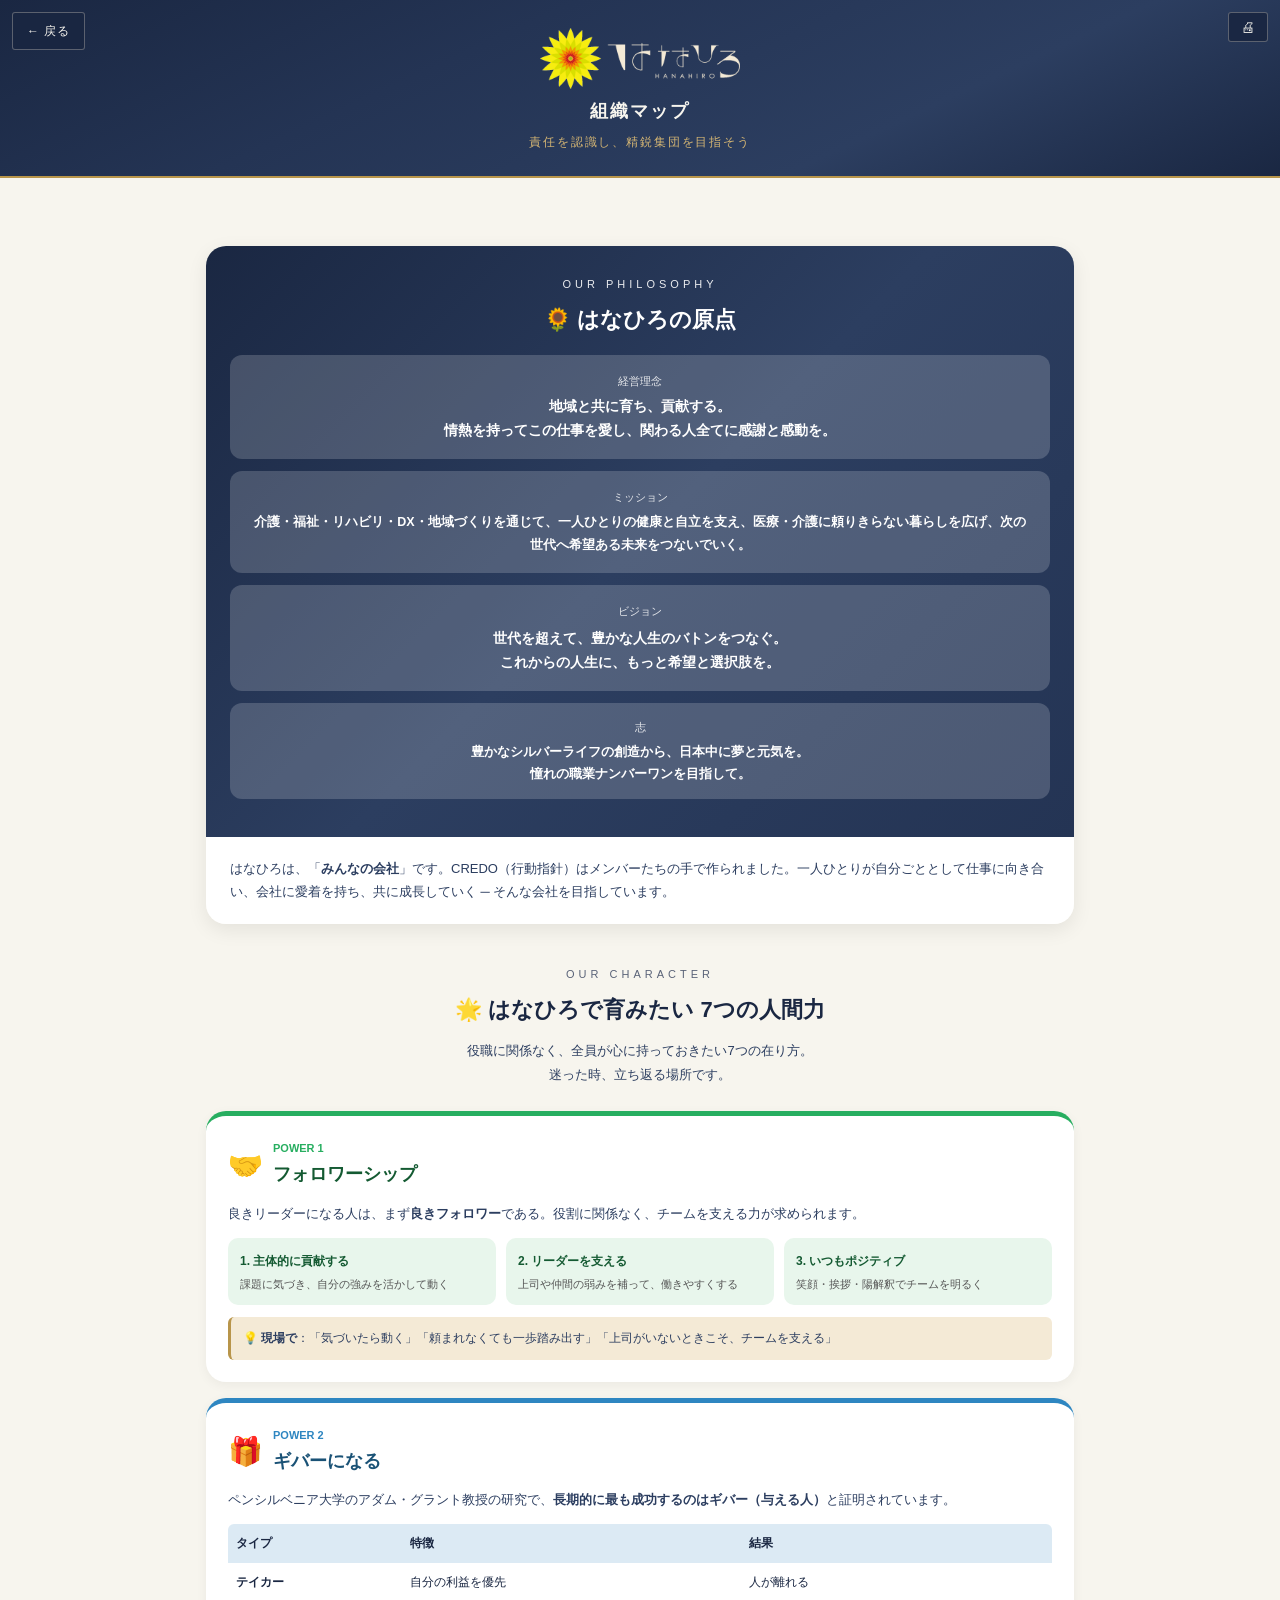
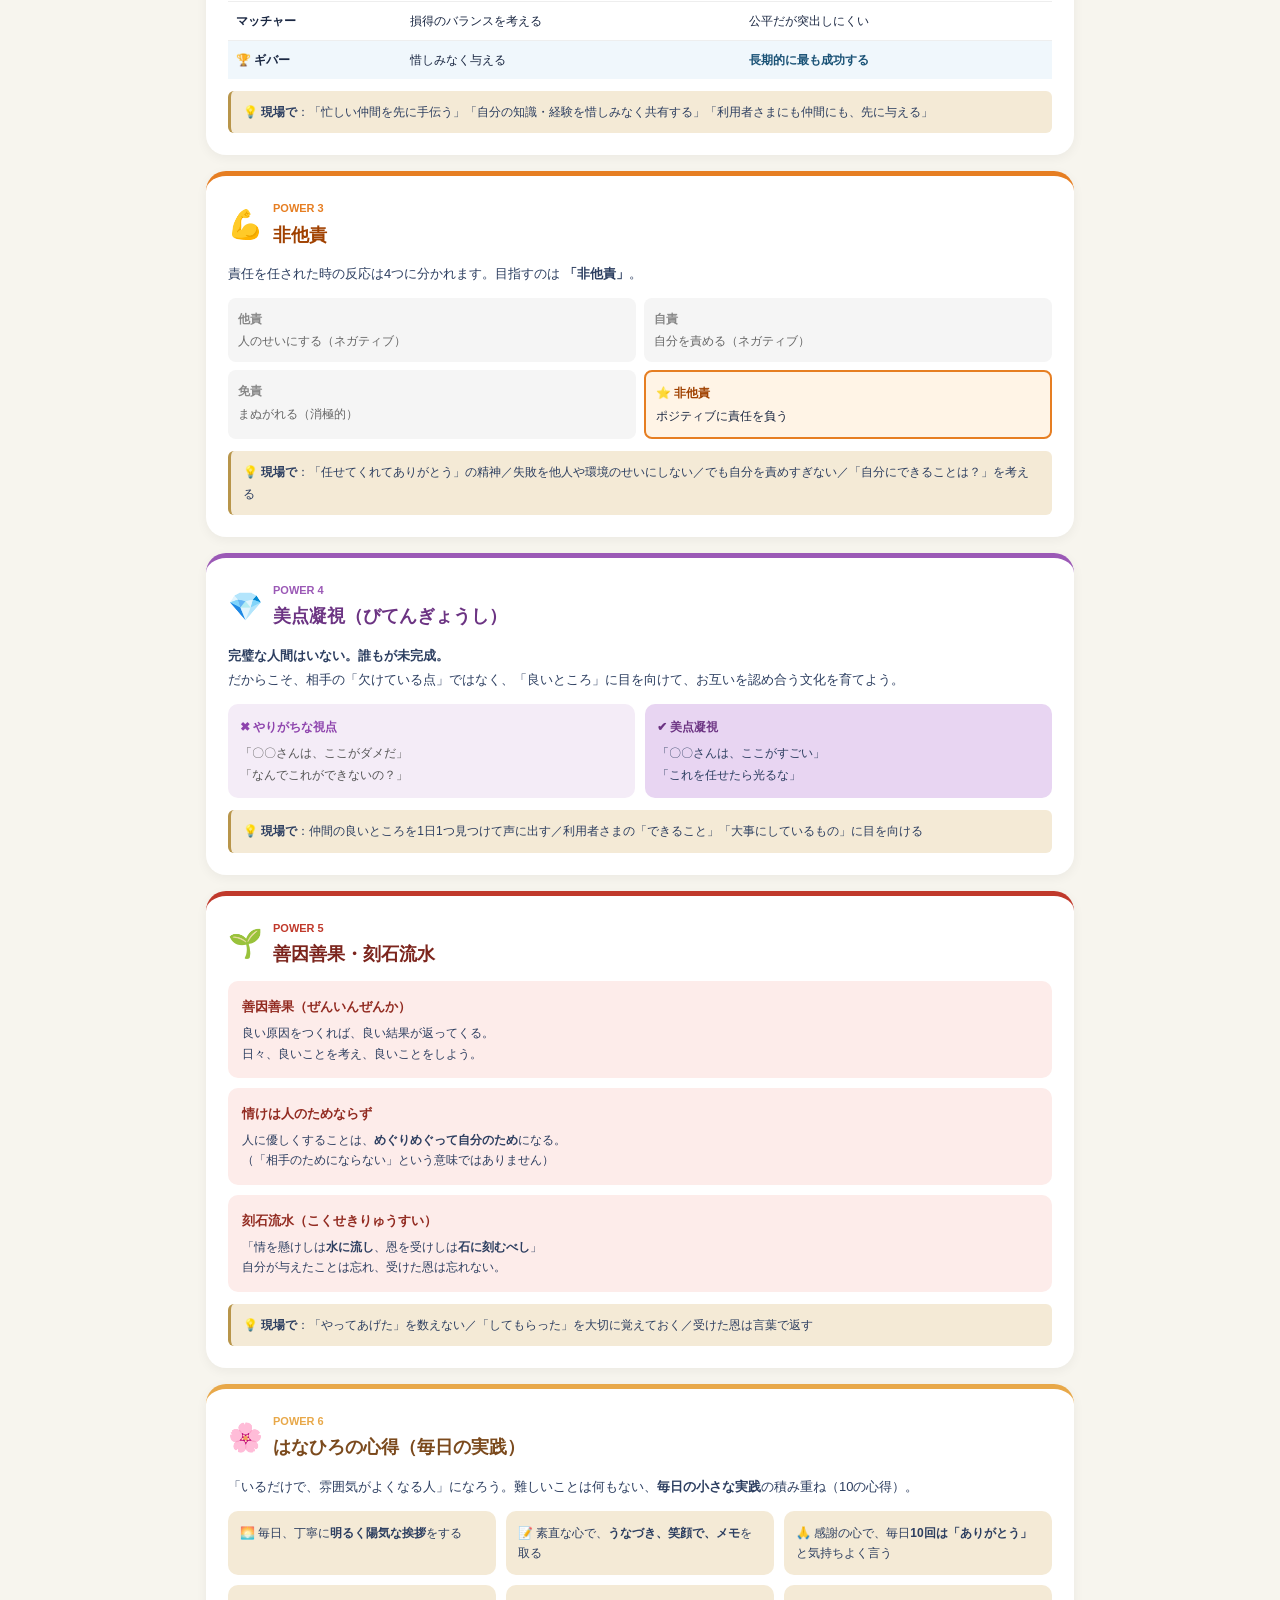
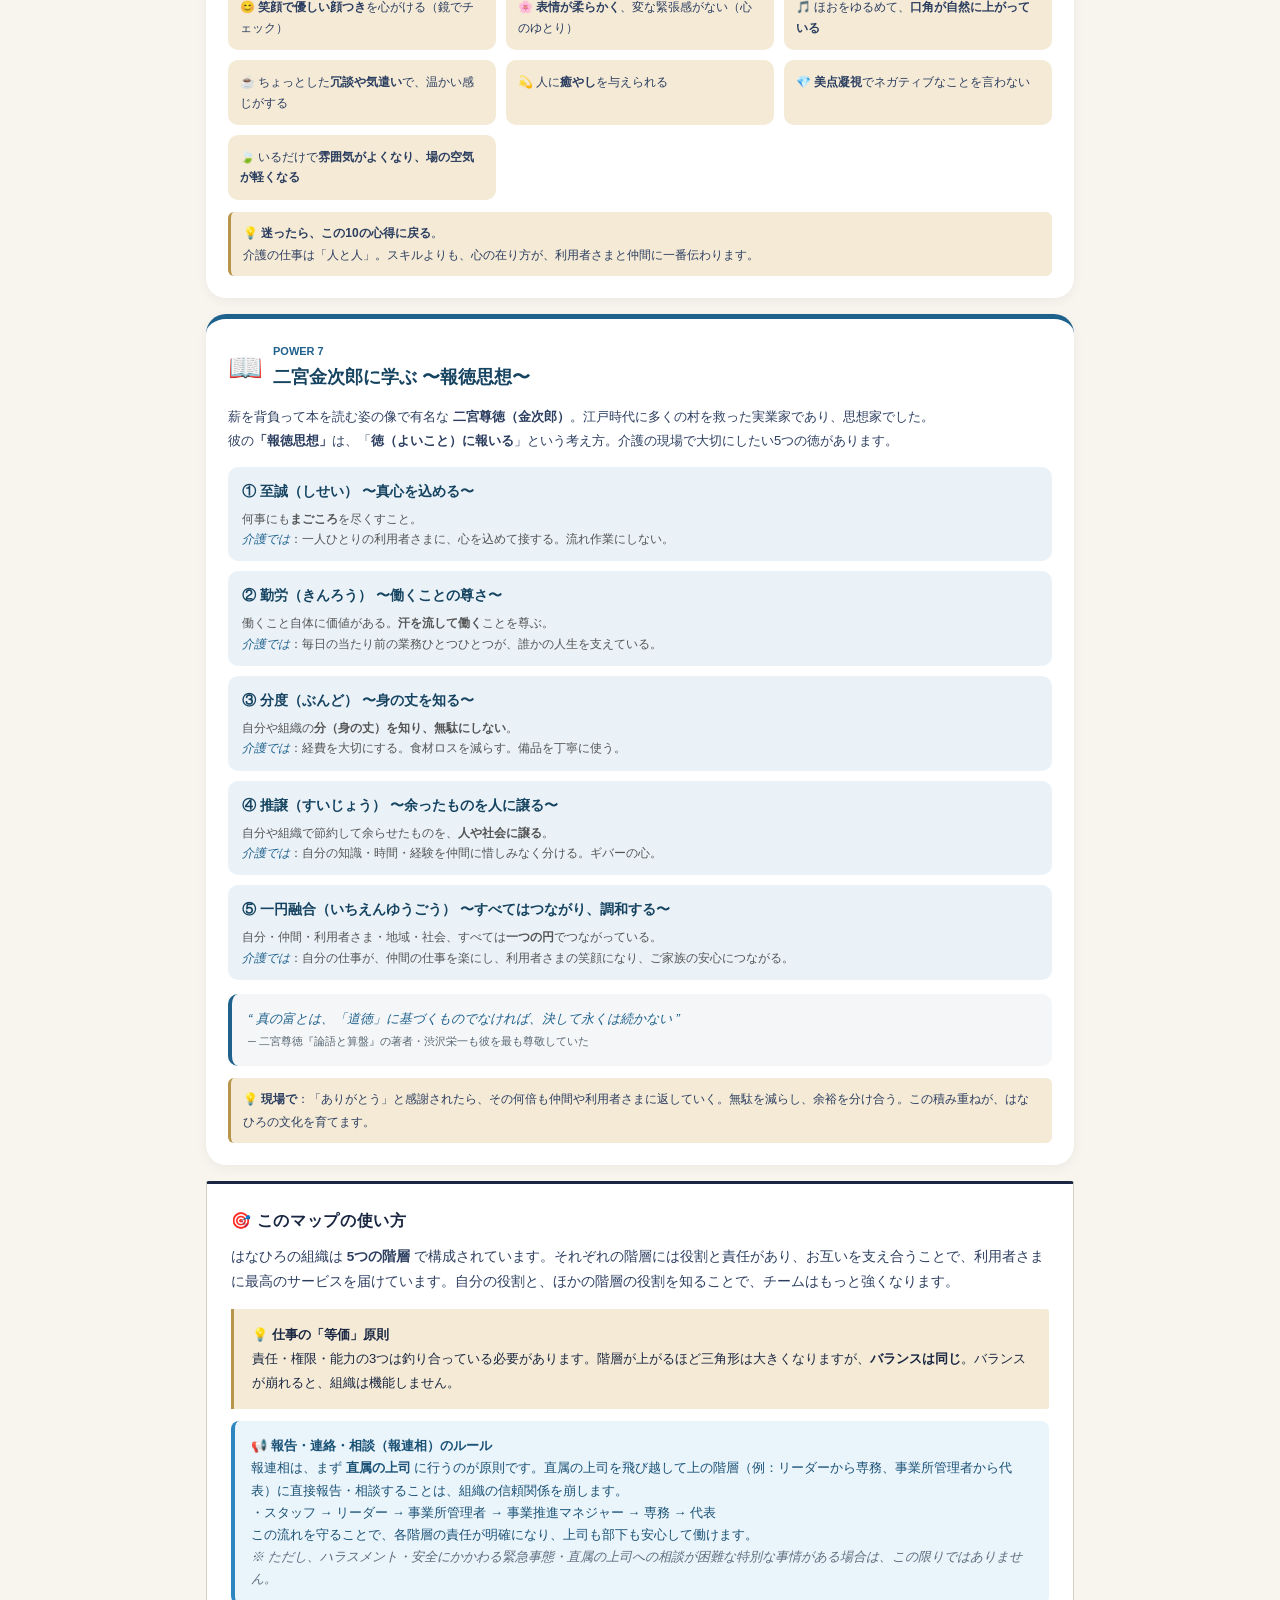
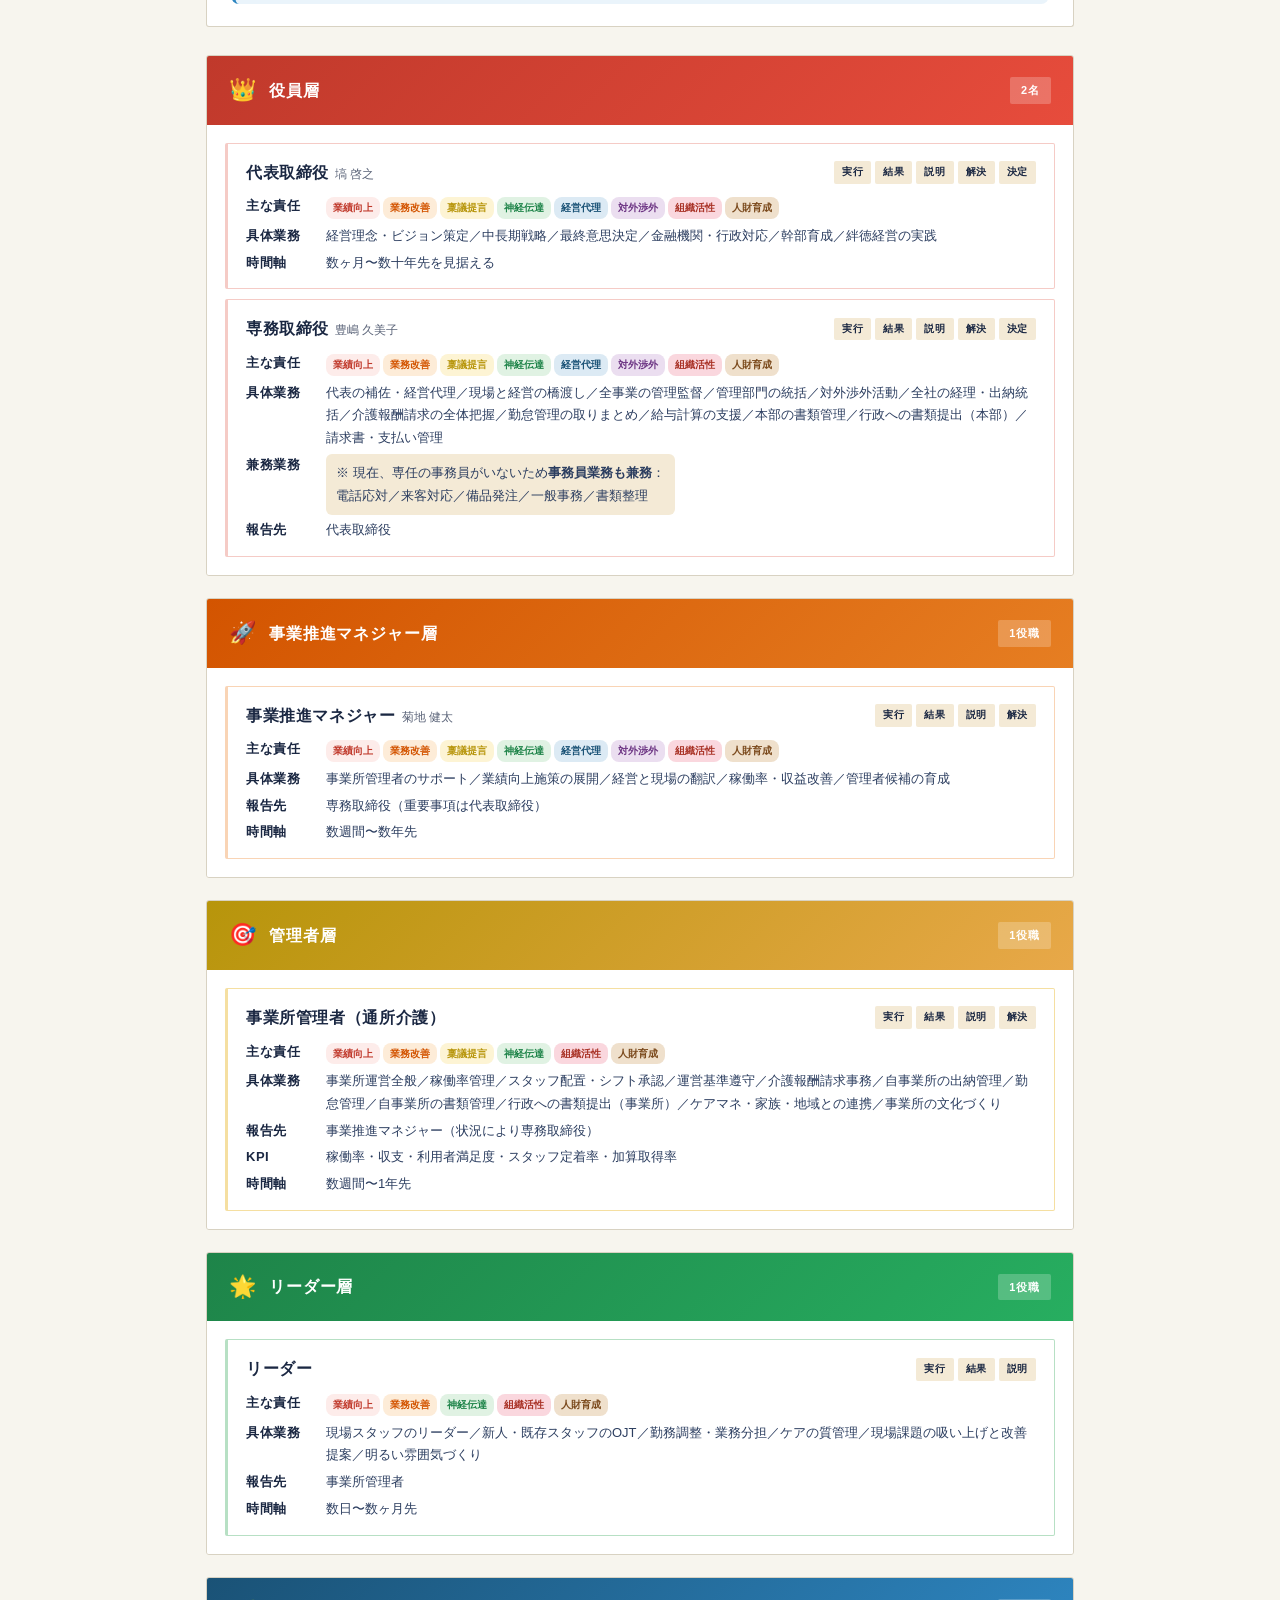
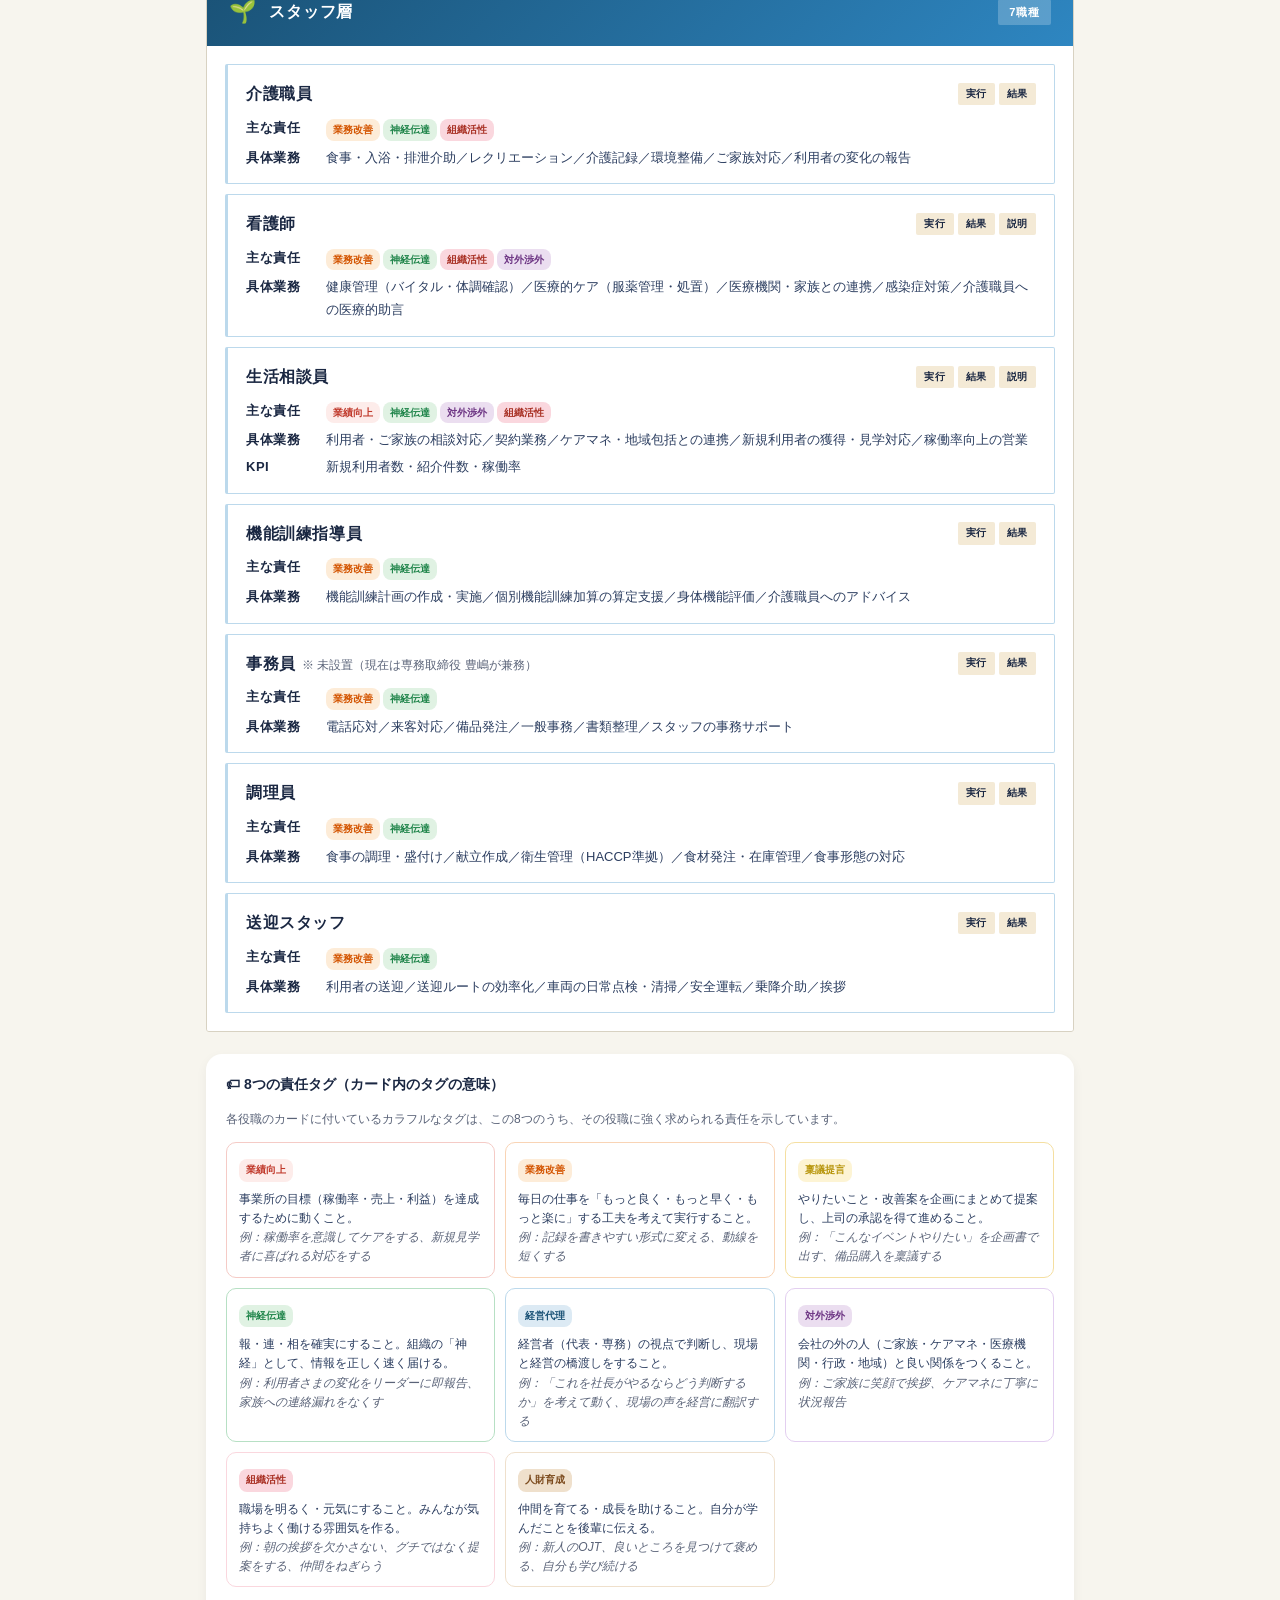
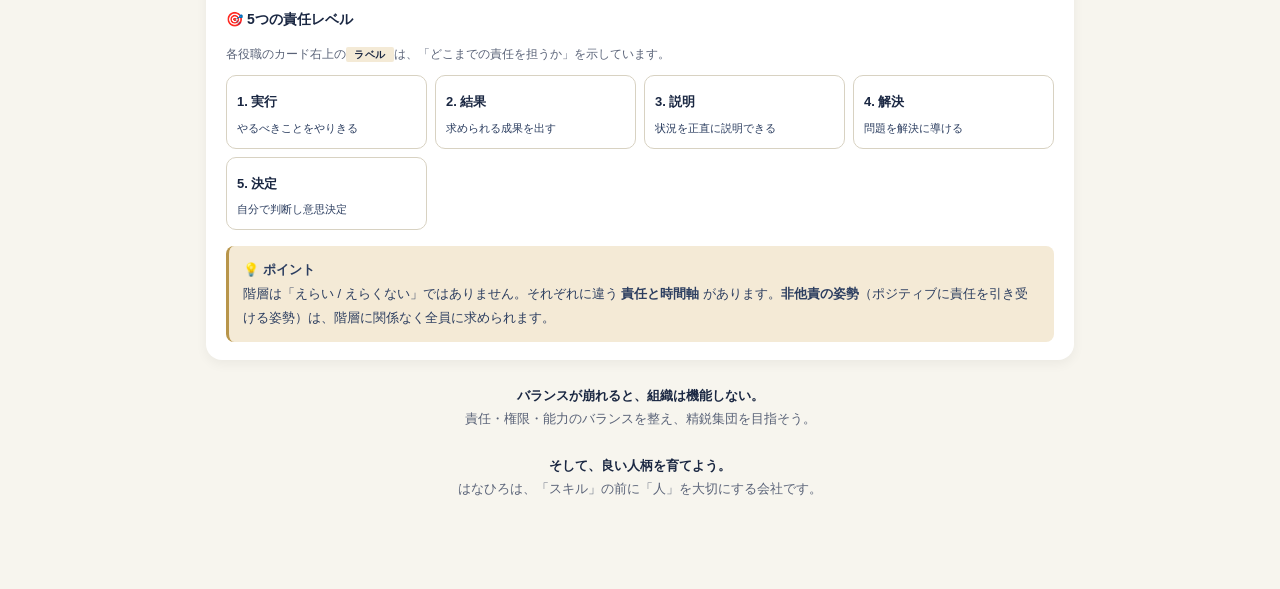
<file: org-map.html>
<!DOCTYPE html>
<html lang="ja">
<head>
  <meta charset="UTF-8">
  <meta name="viewport" content="width=device-width, initial-scale=1.0">
  <meta http-equiv="Cache-Control" content="no-cache, no-store, must-revalidate">
  <meta http-equiv="Pragma" content="no-cache">
  <meta http-equiv="Expires" content="0">
  <title>はなひろ 組織マップ｜学びの広場</title>
  <meta property="og:title" content="はなひろ 組織マップ">
  <meta property="og:description" content="責任を認識し、精鋭集団を目指そう">
  <meta property="og:type" content="website">
  <meta property="og:url" content="https://hey870desu-ai.github.io/hanahiro-training/org-map.html">
  <meta property="og:site_name" content="株式会社はなひろ">
  <meta property="og:image" content="https://hey870desu-ai.github.io/hanahiro-training/photos/ogp.jpg">
  <meta property="og:image:width" content="1200">
  <meta property="og:image:height" content="630">
  <meta name="twitter:card" content="summary_large_image">
  <meta name="twitter:image" content="https://hey870desu-ai.github.io/hanahiro-training/photos/ogp.jpg">
  <style>
    * { margin: 0; padding: 0; box-sizing: border-box; }
    :root {
      --ink: #1a2742;
      --ink-soft: #2c3e60;
      --ink-mute: #5a6378;
      --gold: #b8954a;
      --gold-soft: #d4b573;
      --gold-pale: #f4ead6;
      --paper: #f7f5ee;
      --line: #d8d2c2;
    }
    body {
      font-family: 'Noto Sans JP', -apple-system, BlinkMacSystemFont, 'Hiragino Kaku Gothic ProN', 'Yu Gothic', YuGothic, 'Meiryo', sans-serif;
      background: var(--paper);
      color: var(--ink);
      line-height: 1.85;
      padding: 0 0 60px;
      -webkit-font-smoothing: antialiased;
    }
    .header {
      background: linear-gradient(155deg, #1a2742 0%, #243454 35%, #2c3e60 70%, #1a2742 100%);
      color: var(--paper);
      padding: 28px 20px 22px;
      text-align: center;
      position: relative;
      border-bottom: 2px solid var(--gold);
    }
    .header h1 {
      font-size: 20px; font-weight: 600; margin-bottom: 4px;
      font-family: 'Noto Sans JP', sans-serif;
      letter-spacing: 0.12em;
    }
    .header p {
      font-size: 11.5px; color: var(--gold-soft);
      letter-spacing: 0.16em;
      font-family: 'Cormorant Garamond', 'Noto Sans JP', sans-serif;
    }
    /* スクロール時も戻るボタンだけは画面隅に常駐 */
    .back-link {
      position: fixed; top: 12px; left: 12px; z-index: 100;
      color: var(--paper); text-decoration: none; font-size: 12px; font-weight: 500;
      background: rgba(26,39,66,0.92); padding: 7px 14px; border-radius: 3px;
      border: 1px solid rgba(244,234,214,0.3); letter-spacing: 0.08em;
      transition: all 0.2s;
      backdrop-filter: blur(4px);
    }
    .back-link:hover { background: var(--gold); color: var(--ink); border-color: var(--gold); }
    .print-btn {
      position: fixed; top: 12px; right: 12px; z-index: 100;
      background: rgba(26,39,66,0.92); border: 1px solid rgba(244,234,214,0.3);
      padding: 6px 12px; color: var(--paper);
      border-radius: 3px; font-size: 14px; cursor: pointer;
      transition: all 0.2s;
      backdrop-filter: blur(4px);
    }
    .print-btn:hover { background: var(--gold); color: var(--ink); border-color: var(--gold); }
    .container { max-width: 900px; margin: 0 auto; padding: 28px 16px; }
    .intro {
      background: #fff; border-radius: 3px; padding: 22px 24px;
      border: 1px solid var(--line); border-top: 3px solid var(--ink);
      margin-bottom: 28px;
    }
    .intro h2 {
      font-size: 16px; color: var(--ink); margin-bottom: 10px;
      font-family: 'Noto Sans JP', sans-serif; font-weight: 600;
      letter-spacing: 0.04em;
    }
    .intro p { font-size: 13.5px; color: var(--ink-soft); line-height: 1.85; }
    .principle-box {
      background: var(--gold-pale); border-left: 3px solid var(--gold);
      padding: 14px 18px; border-radius: 0 3px 3px 0; margin-top: 14px;
      font-size: 13px; color: var(--ink);
    }
    .principle-box strong { color: var(--ink); }

    /* 階層セクション */
    .tier {
      margin-bottom: 22px; border-radius: 3px; overflow: hidden;
      border: 1px solid var(--line);
    }
    .tier-header {
      padding: 14px 22px; color: #fff; display: flex; align-items: center; justify-content: space-between;
      letter-spacing: 0.04em;
    }
    .tier-header .t-left { display: flex; align-items: center; gap: 12px; }
    .tier-header h3 {
      font-size: 16px; font-weight: 600;
      font-family: 'Noto Sans JP', sans-serif;
      letter-spacing: 0.06em;
    }
    .tier-header .t-icon { font-size: 22px; }
    .tier-header .t-count {
      background: rgba(255,255,255,0.22); padding: 3px 11px; border-radius: 2px;
      font-size: 11px; font-weight: 600; letter-spacing: 0.08em;
    }
    .tier-body { background: #fff; padding: 18px; display: grid; gap: 10px; }

    /* 役職カード */
    .role {
      border: 1px solid; border-left: 3px solid; border-radius: 2px; padding: 14px 18px;
      background: #fff; position: relative;
    }
    .role-head {
      display: flex; align-items: center; justify-content: space-between; flex-wrap: wrap; gap: 6px;
      margin-bottom: 8px;
    }
    .role-name {
      font-size: 15.5px; font-weight: 700; color: var(--ink);
      font-family: 'Noto Sans JP', sans-serif;
      letter-spacing: 0.04em;
    }
    .role-person {
      font-size: 12px; color: var(--ink-mute); font-weight: 500; margin-left: 6px;
    }
    .badges { display: flex; gap: 4px; flex-wrap: wrap; }
    .badge {
      font-size: 10px; padding: 2px 8px; border-radius: 2px;
      background: var(--gold-pale); color: var(--ink); font-weight: 600;
      letter-spacing: 0.06em;
    }
    .role-row {
      font-size: 13px; color: var(--ink-soft); margin-top: 4px; display: flex; gap: 8px;
      line-height: 1.75;
    }
    .role-row .lbl {
      font-weight: 600; color: var(--ink); min-width: 72px; flex-shrink: 0;
      letter-spacing: 0.04em;
    }
    .role-row .val { color: var(--ink-soft); }

    /* 階層別カラー */
    .tier-1 .tier-header { background: linear-gradient(135deg, #c0392b, #e74c3c); }
    .tier-1 .role { border-color: #f5cbc6; }
    .tier-2 .tier-header { background: linear-gradient(135deg, #d35400, #e67e22); }
    .tier-2 .role { border-color: #f9d4b5; }
    .tier-3 .tier-header { background: linear-gradient(135deg, #b7950b, #e8a849); }
    .tier-3 .role { border-color: #f5dfa1; }
    .tier-4 .tier-header { background: linear-gradient(135deg, #1e8449, #27ae60); }
    .tier-4 .role { border-color: #b7e0c4; }
    .tier-5 .tier-header { background: linear-gradient(135deg, #1a5276, #2e86c1); }
    .tier-5 .role { border-color: #bcd9ec; }

    /* 責任タグ色 */
    .resp-tag {
      display: inline-block; font-size: 10px; padding: 2px 7px; border-radius: 8px;
      margin: 2px 3px 2px 0; font-weight: 700;
    }
    .r-業績向上 { background: #fdecea; color: #c0392b; }
    .r-業務改善 { background: #fdecd8; color: #d35400; }
    .r-稟議提言 { background: #fdf4d4; color: #b7950b; }
    .r-神経伝達 { background: #e0f2e3; color: #1e8449; }
    .r-経営代理 { background: #dceaf4; color: #1a5276; }
    .r-対外渉外 { background: #ebdef0; color: #6c3483; }
    .r-組織活性 { background: #fad7de; color: #a93226; }
    .r-人財育成 { background: #efe0cc; color: #7b4a1d; }

    /* 凡例 */
    .legend {
      background: #fff; border-radius: 16px; padding: 18px 20px;
      box-shadow: 0 4px 12px rgba(0,0,0,0.05); margin-top: 18px;
    }
    .legend h4 { font-size: 14px; color: #1a2742; margin-bottom: 10px; }
    .legend-row { font-size: 12px; color: #2c3e60; margin-bottom: 6px; }
    .legend-row strong { color: #1a2742; }

    .footer-msg {
      text-align: center; color: #5a6378; font-size: 13px; margin-top: 24px;
      line-height: 1.8;
    }
    .footer-msg strong { color: #1a2742; }

    /* 印刷用 */
    @media print {
      .header { position: static; }
      .back-link, .print-btn { display: none; }
      body { background: #fff; padding: 0; }
      .tier { box-shadow: none; page-break-inside: avoid; }
      .role { page-break-inside: avoid; }
    }
  </style>
</head>
<body>
  <div class="header">
    <a href="index.html" class="back-link">&larr; 戻る</a>
    <button class="print-btn" onclick="window.print()" title="印刷・PDF保存">&#x1F5A8;</button>
    <img src="photos/hanahiro_logo_dark_bg.png?v=20260502" alt="はなひろ" style="max-width:200px;width:60%;height:auto;display:block;margin:0 auto 6px;">
    <h1 style="font-size:18px">組織マップ</h1>
    <p>責任を認識し、精鋭集団を目指そう</p>
  </div>

  <div class="container">
    <!-- ============================== -->
    <!-- はなひろの理念バナー -->
    <!-- ============================== -->
    <div id="origin" style="margin-top:40px;border-radius:20px;overflow:hidden;box-shadow:0 6px 20px rgba(0,0,0,0.08);scroll-margin-top:90px">
      <div style="background:linear-gradient(135deg, #1a2742, #2c3e60, #243454);padding:28px 24px;text-align:center;color:#fff">
        <div style="font-size:11px;letter-spacing:4px;opacity:0.9;margin-bottom:6px">OUR PHILOSOPHY</div>
        <h2 style="font-size:22px;font-weight:800;margin-bottom:14px">&#x1F33B; はなひろの原点</h2>
        <div style="background:rgba(255,255,255,0.18);border-radius:12px;padding:16px 18px;margin-bottom:12px">
          <div style="font-size:11px;opacity:0.85;margin-bottom:4px">経営理念</div>
          <div style="font-size:14px;font-weight:700;line-height:1.7">地域と共に育ち、貢献する。<br>情熱を持ってこの仕事を愛し、関わる人全てに感謝と感動を。</div>
        </div>
        <div style="background:rgba(255,255,255,0.18);border-radius:12px;padding:16px 18px;margin-bottom:12px">
          <div style="font-size:11px;opacity:0.85;margin-bottom:4px">ミッション</div>
          <div style="font-size:12.5px;font-weight:600;line-height:1.85">介護・福祉・リハビリ・DX・地域づくりを通じて、一人ひとりの健康と自立を支え、医療・介護に頼りきらない暮らしを広げ、次の世代へ希望ある未来をつないでいく。</div>
        </div>
        <div style="background:rgba(255,255,255,0.18);border-radius:12px;padding:16px 18px;margin-bottom:12px">
          <div style="font-size:11px;opacity:0.85;margin-bottom:4px">ビジョン</div>
          <div style="font-size:14px;font-weight:700;line-height:1.75">世代を超えて、豊かな人生のバトンをつなぐ。<br>これからの人生に、もっと希望と選択肢を。</div>
        </div>
        <div style="background:rgba(255,255,255,0.18);border-radius:12px;padding:14px 16px;margin-bottom:10px">
          <div style="font-size:11px;opacity:0.85;margin-bottom:4px">志</div>
          <div style="font-size:13px;font-weight:600;line-height:1.7">豊かなシルバーライフの創造から、日本中に夢と元気を。<br>憧れの職業ナンバーワンを目指して。</div>
        </div>
      </div>
      <div style="background:#fff;padding:20px 24px;font-size:13px;color:#2c3e60;line-height:1.8">
        はなひろは、「<strong>みんなの会社</strong>」です。CREDO（行動指針）はメンバーたちの手で作られました。一人ひとりが自分ごととして仕事に向き合い、会社に愛着を持ち、共に成長していく ─ そんな会社を目指しています。
      </div>
    </div>

    <!-- ============================== -->
    <!-- はなひろで育みたい6つの人間力 -->
    <!-- ============================== -->
    <div style="margin-top:40px;text-align:center">
      <div style="font-size:11px;letter-spacing:4px;color:#5a6378;margin-bottom:6px">OUR CHARACTER</div>
      <h2 style="font-size:22px;font-weight:800;color:#1a2742;margin-bottom:8px">&#x1F31F; はなひろで育みたい 7つの人間力</h2>
      <p style="font-size:13px;color:#2c3e60;margin-bottom:24px">役職に関係なく、全員が心に持っておきたい7つの在り方。<br>迷った時、立ち返る場所です。</p>
    </div>

    <!-- 1. フォロワーシップ -->
    <div style="background:#fff;border-radius:20px;padding:22px;margin-bottom:16px;box-shadow:0 3px 12px rgba(0,0,0,0.05);border-top:5px solid #27ae60">
      <div style="display:flex;align-items:center;gap:10px;margin-bottom:10px">
        <span style="font-size:28px">&#x1F91D;</span>
        <div>
          <div style="font-size:11px;color:#27ae60;font-weight:700">POWER 1</div>
          <h3 style="font-size:18px;color:#145a32;font-weight:800">フォロワーシップ</h3>
        </div>
      </div>
      <p style="font-size:13px;color:#2c3e60;margin-bottom:12px">良きリーダーになる人は、まず<strong>良きフォロワー</strong>である。役割に関係なく、チームを支える力が求められます。</p>
      <div style="display:grid;grid-template-columns:repeat(auto-fit,minmax(180px,1fr));gap:10px;margin-bottom:12px">
        <div style="background:#e8f6ec;border-radius:10px;padding:12px">
          <div style="font-size:12px;font-weight:700;color:#145a32;margin-bottom:4px">1. 主体的に貢献する</div>
          <div style="font-size:11px;color:#555;line-height:1.6">課題に気づき、自分の強みを活かして動く</div>
        </div>
        <div style="background:#e8f6ec;border-radius:10px;padding:12px">
          <div style="font-size:12px;font-weight:700;color:#145a32;margin-bottom:4px">2. リーダーを支える</div>
          <div style="font-size:11px;color:#555;line-height:1.6">上司や仲間の弱みを補って、働きやすくする</div>
        </div>
        <div style="background:#e8f6ec;border-radius:10px;padding:12px">
          <div style="font-size:12px;font-weight:700;color:#145a32;margin-bottom:4px">3. いつもポジティブ</div>
          <div style="font-size:11px;color:#555;line-height:1.6">笑顔・挨拶・陽解釈でチームを明るく</div>
        </div>
      </div>
      <div style="background:#f4ead6;border-left:3px solid #b8954a;padding:10px 12px;font-size:12px;color:#2c3e60;border-radius:6px">
        <strong>&#x1F4A1; 現場で</strong>：「気づいたら動く」「頼まれなくても一歩踏み出す」「上司がいないときこそ、チームを支える」
      </div>
    </div>

    <!-- 2. ギバーになる -->
    <div style="background:#fff;border-radius:20px;padding:22px;margin-bottom:16px;box-shadow:0 3px 12px rgba(0,0,0,0.05);border-top:5px solid #2e86c1">
      <div style="display:flex;align-items:center;gap:10px;margin-bottom:10px">
        <span style="font-size:28px">&#x1F381;</span>
        <div>
          <div style="font-size:11px;color:#2e86c1;font-weight:700">POWER 2</div>
          <h3 style="font-size:18px;color:#1a5276;font-weight:800">ギバーになる</h3>
        </div>
      </div>
      <p style="font-size:13px;color:#2c3e60;margin-bottom:12px">ペンシルベニア大学のアダム・グラント教授の研究で、<strong>長期的に最も成功するのはギバー（与える人）</strong>と証明されています。</p>
      <table style="width:100%;border-collapse:collapse;font-size:12px;margin-bottom:12px">
        <tr><th style="background:#dceaf4;padding:8px;text-align:left;border-radius:6px 0 0 0">タイプ</th><th style="background:#dceaf4;padding:8px;text-align:left">特徴</th><th style="background:#dceaf4;padding:8px;text-align:left;border-radius:0 6px 0 0">結果</th></tr>
        <tr><td style="padding:8px;border-bottom:1px solid #eee"><strong>テイカー</strong></td><td style="padding:8px;border-bottom:1px solid #eee">自分の利益を優先</td><td style="padding:8px;border-bottom:1px solid #eee">人が離れる</td></tr>
        <tr><td style="padding:8px;border-bottom:1px solid #eee"><strong>マッチャー</strong></td><td style="padding:8px;border-bottom:1px solid #eee">損得のバランスを考える</td><td style="padding:8px;border-bottom:1px solid #eee">公平だが突出しにくい</td></tr>
        <tr style="background:#f0f7fc"><td style="padding:8px"><strong>&#x1F3C6; ギバー</strong></td><td style="padding:8px">惜しみなく与える</td><td style="padding:8px;color:#1a5276;font-weight:700">長期的に最も成功する</td></tr>
      </table>
      <div style="background:#f4ead6;border-left:3px solid #b8954a;padding:10px 12px;font-size:12px;color:#2c3e60;border-radius:6px">
        <strong>&#x1F4A1; 現場で</strong>：「忙しい仲間を先に手伝う」「自分の知識・経験を惜しみなく共有する」「利用者さまにも仲間にも、先に与える」
      </div>
    </div>

    <!-- 3. 非他責 -->
    <div style="background:#fff;border-radius:20px;padding:22px;margin-bottom:16px;box-shadow:0 3px 12px rgba(0,0,0,0.05);border-top:5px solid #e67e22">
      <div style="display:flex;align-items:center;gap:10px;margin-bottom:10px">
        <span style="font-size:28px">&#x1F4AA;</span>
        <div>
          <div style="font-size:11px;color:#e67e22;font-weight:700">POWER 3</div>
          <h3 style="font-size:18px;color:#a04100;font-weight:800">非他責</h3>
        </div>
      </div>
      <p style="font-size:13px;color:#2c3e60;margin-bottom:12px">責任を任された時の反応は4つに分かれます。目指すのは <strong>「非他責」</strong>。</p>
      <div style="display:grid;grid-template-columns:1fr 1fr;gap:8px;margin-bottom:12px">
        <div style="background:#f5f5f5;border-radius:8px;padding:10px;font-size:12px"><strong style="color:#888">他責</strong><br><span style="color:#666">人のせいにする（ネガティブ）</span></div>
        <div style="background:#f5f5f5;border-radius:8px;padding:10px;font-size:12px"><strong style="color:#888">自責</strong><br><span style="color:#666">自分を責める（ネガティブ）</span></div>
        <div style="background:#f5f5f5;border-radius:8px;padding:10px;font-size:12px"><strong style="color:#888">免責</strong><br><span style="color:#666">まぬがれる（消極的）</span></div>
        <div style="background:#fff4e6;border:2px solid #e67e22;border-radius:8px;padding:10px;font-size:12px"><strong style="color:#a04100">&#x2B50; 非他責</strong><br><span style="color:#1a2742">ポジティブに責任を負う</span></div>
      </div>
      <div style="background:#f4ead6;border-left:3px solid #b8954a;padding:10px 12px;font-size:12px;color:#2c3e60;border-radius:6px">
        <strong>&#x1F4A1; 現場で</strong>：「任せてくれてありがとう」の精神／失敗を他人や環境のせいにしない／でも自分を責めすぎない／「自分にできることは？」を考える
      </div>
    </div>

    <!-- 4. 美点凝視 -->
    <div style="background:#fff;border-radius:20px;padding:22px;margin-bottom:16px;box-shadow:0 3px 12px rgba(0,0,0,0.05);border-top:5px solid #9b59b6">
      <div style="display:flex;align-items:center;gap:10px;margin-bottom:10px">
        <span style="font-size:28px">&#x1F48E;</span>
        <div>
          <div style="font-size:11px;color:#9b59b6;font-weight:700">POWER 4</div>
          <h3 style="font-size:18px;color:#6c3483;font-weight:800">美点凝視（びてんぎょうし）</h3>
        </div>
      </div>
      <p style="font-size:13px;color:#2c3e60;margin-bottom:12px"><strong>完璧な人間はいない。誰もが未完成。</strong><br>だからこそ、相手の「欠けている点」ではなく、「良いところ」に目を向けて、お互いを認め合う文化を育てよう。</p>
      <div style="display:grid;grid-template-columns:1fr 1fr;gap:10px;margin-bottom:12px">
        <div style="background:#f4ecf7;border-radius:10px;padding:12px;font-size:12px">
          <div style="color:#8e44ad;font-weight:700;margin-bottom:4px">&#x2716; やりがちな視点</div>
          <div style="color:#555">「〇〇さんは、ここがダメだ」<br>「なんでこれができないの？」</div>
        </div>
        <div style="background:#e8d5f2;border-radius:10px;padding:12px;font-size:12px">
          <div style="color:#6c3483;font-weight:700;margin-bottom:4px">&#x2714; 美点凝視</div>
          <div style="color:#2c3e60">「〇〇さんは、ここがすごい」<br>「これを任せたら光るな」</div>
        </div>
      </div>
      <div style="background:#f4ead6;border-left:3px solid #b8954a;padding:10px 12px;font-size:12px;color:#2c3e60;border-radius:6px">
        <strong>&#x1F4A1; 現場で</strong>：仲間の良いところを1日1つ見つけて声に出す／利用者さまの「できること」「大事にしているもの」に目を向ける
      </div>
    </div>

    <!-- 5. 善因善果・刻石流水 -->
    <div style="background:#fff;border-radius:20px;padding:22px;margin-bottom:16px;box-shadow:0 3px 12px rgba(0,0,0,0.05);border-top:5px solid #c0392b">
      <div style="display:flex;align-items:center;gap:10px;margin-bottom:10px">
        <span style="font-size:28px">&#x1F331;</span>
        <div>
          <div style="font-size:11px;color:#c0392b;font-weight:700">POWER 5</div>
          <h3 style="font-size:18px;color:#7b241c;font-weight:800">善因善果・刻石流水</h3>
        </div>
      </div>
      <div style="background:#fdecea;border-radius:10px;padding:14px;margin-bottom:10px">
        <div style="font-size:13px;font-weight:700;color:#922b21;margin-bottom:4px">善因善果（ぜんいんぜんか）</div>
        <div style="font-size:12px;color:#2c3e60;line-height:1.7">良い原因をつくれば、良い結果が返ってくる。<br>日々、良いことを考え、良いことをしよう。</div>
      </div>
      <div style="background:#fdecea;border-radius:10px;padding:14px;margin-bottom:10px">
        <div style="font-size:13px;font-weight:700;color:#922b21;margin-bottom:4px">情けは人のためならず</div>
        <div style="font-size:12px;color:#2c3e60;line-height:1.7">人に優しくすることは、<strong>めぐりめぐって自分のため</strong>になる。<br>（「相手のためにならない」という意味ではありません）</div>
      </div>
      <div style="background:#fdecea;border-radius:10px;padding:14px;margin-bottom:12px">
        <div style="font-size:13px;font-weight:700;color:#922b21;margin-bottom:4px">刻石流水（こくせきりゅうすい）</div>
        <div style="font-size:12px;color:#2c3e60;line-height:1.7">「情を懸けしは<strong>水に流し</strong>、恩を受けしは<strong>石に刻むべし</strong>」<br>自分が与えたことは忘れ、受けた恩は忘れない。</div>
      </div>
      <div style="background:#f4ead6;border-left:3px solid #b8954a;padding:10px 12px;font-size:12px;color:#2c3e60;border-radius:6px">
        <strong>&#x1F4A1; 現場で</strong>：「やってあげた」を数えない／「してもらった」を大切に覚えておく／受けた恩は言葉で返す
      </div>
    </div>

    <!-- 6. はなひろの心得 -->
    <div style="background:#fff;border-radius:20px;padding:22px;margin-bottom:16px;box-shadow:0 3px 12px rgba(0,0,0,0.05);border-top:5px solid #e8a849">
      <div style="display:flex;align-items:center;gap:10px;margin-bottom:10px">
        <span style="font-size:28px">&#x1F338;</span>
        <div>
          <div style="font-size:11px;color:#e8a849;font-weight:700">POWER 6</div>
          <h3 style="font-size:18px;color:#7b4a1d;font-weight:800">はなひろの心得（毎日の実践）</h3>
        </div>
      </div>
      <p style="font-size:13px;color:#2c3e60;margin-bottom:12px">「いるだけで、雰囲気がよくなる人」になろう。難しいことは何もない、<strong>毎日の小さな実践</strong>の積み重ね（10の心得）。</p>
      <div style="display:grid;grid-template-columns:repeat(auto-fit,minmax(220px,1fr));gap:10px;margin-bottom:12px">
        <div style="background:#f4ead6;border-radius:10px;padding:12px;font-size:12px;color:#2c3e60;line-height:1.7">&#x1F305; 毎日、丁寧に<strong>明るく陽気な挨拶</strong>をする</div>
        <div style="background:#f4ead6;border-radius:10px;padding:12px;font-size:12px;color:#2c3e60;line-height:1.7">&#x1F4DD; 素直な心で、<strong>うなづき、笑顔で、メモ</strong>を取る</div>
        <div style="background:#f4ead6;border-radius:10px;padding:12px;font-size:12px;color:#2c3e60;line-height:1.7">&#x1F64F; 感謝の心で、毎日<strong>10回は「ありがとう」</strong>と気持ちよく言う</div>
        <div style="background:#f4ead6;border-radius:10px;padding:12px;font-size:12px;color:#2c3e60;line-height:1.7">&#x1F60A; <strong>笑顔で優しい顔つき</strong>を心がける（鏡でチェック）</div>
        <div style="background:#f4ead6;border-radius:10px;padding:12px;font-size:12px;color:#2c3e60;line-height:1.7">&#x1F338; <strong>表情が柔らかく</strong>、変な緊張感がない（心のゆとり）</div>
        <div style="background:#f4ead6;border-radius:10px;padding:12px;font-size:12px;color:#2c3e60;line-height:1.7">&#x1F3B5; ほおをゆるめて、<strong>口角が自然に上がっている</strong></div>
        <div style="background:#f4ead6;border-radius:10px;padding:12px;font-size:12px;color:#2c3e60;line-height:1.7">&#x2615; ちょっとした<strong>冗談や気遣い</strong>で、温かい感じがする</div>
        <div style="background:#f4ead6;border-radius:10px;padding:12px;font-size:12px;color:#2c3e60;line-height:1.7">&#x1F4AB; 人に<strong>癒やし</strong>を与えられる</div>
        <div style="background:#f4ead6;border-radius:10px;padding:12px;font-size:12px;color:#2c3e60;line-height:1.7">&#x1F48E; <strong>美点凝視</strong>でネガティブなことを言わない</div>
        <div style="background:#f4ead6;border-radius:10px;padding:12px;font-size:12px;color:#2c3e60;line-height:1.7">&#x1F343; いるだけで<strong>雰囲気がよくなり、場の空気が軽くなる</strong></div>
      </div>
      <div style="background:#f4ead6;border-left:3px solid #b8954a;padding:10px 12px;font-size:12px;color:#2c3e60;border-radius:6px">
        <strong>&#x1F4A1; 迷ったら、この10の心得に戻る</strong>。<br>介護の仕事は「人と人」。スキルよりも、心の在り方が、利用者さまと仲間に一番伝わります。
      </div>
    </div>

    <!-- 7. 二宮金次郎に学ぶ 報徳思想 -->
    <div style="background:#fff;border-radius:20px;padding:22px;margin-bottom:16px;box-shadow:0 3px 12px rgba(0,0,0,0.05);border-top:5px solid #1f618d">
      <div style="display:flex;align-items:center;gap:10px;margin-bottom:10px">
        <span style="font-size:28px">&#x1F4D6;</span>
        <div>
          <div style="font-size:11px;color:#1f618d;font-weight:700">POWER 7</div>
          <h3 style="font-size:18px;color:#154360;font-weight:800">二宮金次郎に学ぶ 〜報徳思想〜</h3>
        </div>
      </div>
      <p style="font-size:13px;color:#2c3e60;margin-bottom:14px">
        薪を背負って本を読む姿の像で有名な <strong>二宮尊徳（金次郎）</strong>。江戸時代に多くの村を救った実業家であり、思想家でした。<br>
        彼の<strong>「報徳思想」</strong>は、「<strong>徳（よいこと）に報いる</strong>」という考え方。介護の現場で大切にしたい5つの徳があります。
      </p>
      <div style="display:grid;grid-template-columns:1fr;gap:10px;margin-bottom:14px">
        <div style="background:#eaf2f8;border-radius:10px;padding:12px 14px">
          <div style="font-size:14px;font-weight:700;color:#154360;margin-bottom:4px">&#x2460; 至誠（しせい） 〜真心を込める〜</div>
          <div style="font-size:12px;color:#555;line-height:1.7">何事にも<strong>まごころ</strong>を尽くすこと。<br>
          <em style="color:#1f618d">介護では</em>：一人ひとりの利用者さまに、心を込めて接する。流れ作業にしない。</div>
        </div>
        <div style="background:#eaf2f8;border-radius:10px;padding:12px 14px">
          <div style="font-size:14px;font-weight:700;color:#154360;margin-bottom:4px">&#x2461; 勤労（きんろう） 〜働くことの尊さ〜</div>
          <div style="font-size:12px;color:#555;line-height:1.7">働くこと自体に価値がある。<strong>汗を流して働く</strong>ことを尊ぶ。<br>
          <em style="color:#1f618d">介護では</em>：毎日の当たり前の業務ひとつひとつが、誰かの人生を支えている。</div>
        </div>
        <div style="background:#eaf2f8;border-radius:10px;padding:12px 14px">
          <div style="font-size:14px;font-weight:700;color:#154360;margin-bottom:4px">&#x2462; 分度（ぶんど） 〜身の丈を知る〜</div>
          <div style="font-size:12px;color:#555;line-height:1.7">自分や組織の<strong>分（身の丈）を知り、無駄にしない</strong>。<br>
          <em style="color:#1f618d">介護では</em>：経費を大切にする。食材ロスを減らす。備品を丁寧に使う。</div>
        </div>
        <div style="background:#eaf2f8;border-radius:10px;padding:12px 14px">
          <div style="font-size:14px;font-weight:700;color:#154360;margin-bottom:4px">&#x2463; 推譲（すいじょう） 〜余ったものを人に譲る〜</div>
          <div style="font-size:12px;color:#555;line-height:1.7">自分や組織で節約して余らせたものを、<strong>人や社会に譲る</strong>。<br>
          <em style="color:#1f618d">介護では</em>：自分の知識・時間・経験を仲間に惜しみなく分ける。ギバーの心。</div>
        </div>
        <div style="background:#eaf2f8;border-radius:10px;padding:12px 14px">
          <div style="font-size:14px;font-weight:700;color:#154360;margin-bottom:4px">&#x2464; 一円融合（いちえんゆうごう） 〜すべてはつながり、調和する〜</div>
          <div style="font-size:12px;color:#555;line-height:1.7">自分・仲間・利用者さま・地域・社会、すべては<strong>一つの円</strong>でつながっている。<br>
          <em style="color:#1f618d">介護では</em>：自分の仕事が、仲間の仕事を楽にし、利用者さまの笑顔になり、ご家族の安心につながる。</div>
        </div>
      </div>
      <div style="background:#f4f6f7;border-radius:10px;padding:14px 16px;font-size:13px;color:#1f618d;font-style:italic;line-height:1.7;border-left:4px solid #1f618d">
        &#x201C; 真の富とは、「道徳」に基づくものでなければ、決して永くは続かない &#x201D;<br>
        <span style="font-size:11px;color:#566573;font-style:normal">─ 二宮尊徳『論語と算盤』の著者・渋沢栄一も彼を最も尊敬していた</span>
      </div>
      <div style="background:#f4ead6;border-left:3px solid #b8954a;padding:10px 12px;font-size:12px;color:#2c3e60;border-radius:6px;margin-top:12px">
        <strong>&#x1F4A1; 現場で</strong>：「ありがとう」と感謝されたら、その何倍も仲間や利用者さまに返していく。無駄を減らし、余裕を分け合う。この積み重ねが、はなひろの文化を育てます。
      </div>
    </div>

    <div class="intro">
      <h2>&#x1F3AF; このマップの使い方</h2>
      <p>はなひろの組織は <strong>5つの階層</strong> で構成されています。それぞれの階層には役割と責任があり、お互いを支え合うことで、利用者さまに最高のサービスを届けています。自分の役割と、ほかの階層の役割を知ることで、チームはもっと強くなります。</p>
      <div class="principle-box">
        <strong>&#x1F4A1; 仕事の「等価」原則</strong><br>
        責任・権限・能力の3つは釣り合っている必要があります。階層が上がるほど三角形は大きくなりますが、<strong>バランスは同じ</strong>。バランスが崩れると、組織は機能しません。
      </div>
      <div style="background:#eaf4fb;border-left:4px solid #2e86c1;padding:14px 16px;border-radius:8px;margin-top:12px;font-size:13px;color:#1a5276;line-height:1.7">
        <strong>&#x1F4E2; 報告・連絡・相談（報連相）のルール</strong><br>
        報連相は、まず <strong>直属の上司</strong> に行うのが原則です。直属の上司を飛び越して上の階層（例：リーダーから専務、事業所管理者から代表）に直接報告・相談することは、組織の信頼関係を崩します。<br>
        ・スタッフ &rarr; リーダー &rarr; 事業所管理者 &rarr; 事業推進マネジャー &rarr; 専務 &rarr; 代表<br>
        この流れを守ることで、各階層の責任が明確になり、上司も部下も安心して働けます。<br>
        <em style="color:#5d6d7e">※ ただし、ハラスメント・安全にかかわる緊急事態・直属の上司への相談が困難な特別な事情がある場合は、この限りではありません。</em>
      </div>
    </div>

    <div id="tiers" style="scroll-margin-top:90px"></div>
    <!-- 役員層 -->
    <div class="tier tier-1">
      <div class="tier-header">
        <div class="t-left"><span class="t-icon">&#x1F451;</span><h3>役員層</h3></div>
        <span class="t-count">2名</span>
      </div>
      <div class="tier-body">
        <div class="role">
          <div class="role-head">
            <div><span class="role-name">代表取締役</span><span class="role-person">塙 啓之</span></div>
            <div class="badges"><span class="badge">実行</span><span class="badge">結果</span><span class="badge">説明</span><span class="badge">解決</span><span class="badge">決定</span></div>
          </div>
          <div class="role-row"><span class="lbl">主な責任</span><span class="val"><span class="resp-tag r-業績向上">業績向上</span><span class="resp-tag r-業務改善">業務改善</span><span class="resp-tag r-稟議提言">稟議提言</span><span class="resp-tag r-神経伝達">神経伝達</span><span class="resp-tag r-経営代理">経営代理</span><span class="resp-tag r-対外渉外">対外渉外</span><span class="resp-tag r-組織活性">組織活性</span><span class="resp-tag r-人財育成">人財育成</span></span></div>
          <div class="role-row"><span class="lbl">具体業務</span><span class="val">経営理念・ビジョン策定／中長期戦略／最終意思決定／金融機関・行政対応／幹部育成／絆徳経営の実践</span></div>
          <div class="role-row"><span class="lbl">時間軸</span><span class="val">数ヶ月〜数十年先を見据える</span></div>
        </div>
        <div class="role">
          <div class="role-head">
            <div><span class="role-name">専務取締役</span><span class="role-person">豊嶋 久美子</span></div>
            <div class="badges"><span class="badge">実行</span><span class="badge">結果</span><span class="badge">説明</span><span class="badge">解決</span><span class="badge">決定</span></div>
          </div>
          <div class="role-row"><span class="lbl">主な責任</span><span class="val"><span class="resp-tag r-業績向上">業績向上</span><span class="resp-tag r-業務改善">業務改善</span><span class="resp-tag r-稟議提言">稟議提言</span><span class="resp-tag r-神経伝達">神経伝達</span><span class="resp-tag r-経営代理">経営代理</span><span class="resp-tag r-対外渉外">対外渉外</span><span class="resp-tag r-組織活性">組織活性</span><span class="resp-tag r-人財育成">人財育成</span></span></div>
          <div class="role-row"><span class="lbl">具体業務</span><span class="val">代表の補佐・経営代理／現場と経営の橋渡し／全事業の管理監督／管理部門の統括／対外渉外活動／全社の経理・出納統括／介護報酬請求の全体把握／勤怠管理の取りまとめ／給与計算の支援／本部の書類管理／行政への書類提出（本部）／請求書・支払い管理</span></div>
          <div class="role-row"><span class="lbl">兼務業務</span><span class="val" style="background:#f4ead6;border-radius:6px;padding:8px 10px">※ 現在、専任の事務員がいないため<strong>事務員業務も兼務</strong>：<br>電話応対／来客対応／備品発注／一般事務／書類整理</span></div>
          <div class="role-row"><span class="lbl">報告先</span><span class="val">代表取締役</span></div>
        </div>
      </div>
    </div>

    <!-- 事業推進マネジャー層 -->
    <div class="tier tier-2">
      <div class="tier-header">
        <div class="t-left"><span class="t-icon">&#x1F680;</span><h3>事業推進マネジャー層</h3></div>
        <span class="t-count">1役職</span>
      </div>
      <div class="tier-body">
        <div class="role">
          <div class="role-head">
            <div><span class="role-name">事業推進マネジャー</span><span class="role-person">菊地 健太</span></div>
            <div class="badges"><span class="badge">実行</span><span class="badge">結果</span><span class="badge">説明</span><span class="badge">解決</span></div>
          </div>
          <div class="role-row"><span class="lbl">主な責任</span><span class="val"><span class="resp-tag r-業績向上">業績向上</span><span class="resp-tag r-業務改善">業務改善</span><span class="resp-tag r-稟議提言">稟議提言</span><span class="resp-tag r-神経伝達">神経伝達</span><span class="resp-tag r-経営代理">経営代理</span><span class="resp-tag r-対外渉外">対外渉外</span><span class="resp-tag r-組織活性">組織活性</span><span class="resp-tag r-人財育成">人財育成</span></span></div>
          <div class="role-row"><span class="lbl">具体業務</span><span class="val">事業所管理者のサポート／業績向上施策の展開／経営と現場の翻訳／稼働率・収益改善／管理者候補の育成</span></div>
          <div class="role-row"><span class="lbl">報告先</span><span class="val">専務取締役（重要事項は代表取締役）</span></div>
          <div class="role-row"><span class="lbl">時間軸</span><span class="val">数週間〜数年先</span></div>
        </div>
      </div>
    </div>

    <!-- 管理者層 -->
    <div class="tier tier-3">
      <div class="tier-header">
        <div class="t-left"><span class="t-icon">&#x1F3AF;</span><h3>管理者層</h3></div>
        <span class="t-count">1役職</span>
      </div>
      <div class="tier-body">
        <div class="role">
          <div class="role-head">
            <div><span class="role-name">事業所管理者（通所介護）</span></div>
            <div class="badges"><span class="badge">実行</span><span class="badge">結果</span><span class="badge">説明</span><span class="badge">解決</span></div>
          </div>
          <div class="role-row"><span class="lbl">主な責任</span><span class="val"><span class="resp-tag r-業績向上">業績向上</span><span class="resp-tag r-業務改善">業務改善</span><span class="resp-tag r-稟議提言">稟議提言</span><span class="resp-tag r-神経伝達">神経伝達</span><span class="resp-tag r-組織活性">組織活性</span><span class="resp-tag r-人財育成">人財育成</span></span></div>
          <div class="role-row"><span class="lbl">具体業務</span><span class="val">事業所運営全般／稼働率管理／スタッフ配置・シフト承認／運営基準遵守／介護報酬請求事務／自事業所の出納管理／勤怠管理／自事業所の書類管理／行政への書類提出（事業所）／ケアマネ・家族・地域との連携／事業所の文化づくり</span></div>
          <div class="role-row"><span class="lbl">報告先</span><span class="val">事業推進マネジャー（状況により専務取締役）</span></div>
          <div class="role-row"><span class="lbl">KPI</span><span class="val">稼働率・収支・利用者満足度・スタッフ定着率・加算取得率</span></div>
          <div class="role-row"><span class="lbl">時間軸</span><span class="val">数週間〜1年先</span></div>
        </div>
      </div>
    </div>

    <!-- リーダー層 -->
    <div class="tier tier-4">
      <div class="tier-header">
        <div class="t-left"><span class="t-icon">&#x1F31F;</span><h3>リーダー層</h3></div>
        <span class="t-count">1役職</span>
      </div>
      <div class="tier-body">
        <div class="role">
          <div class="role-head">
            <div><span class="role-name">リーダー</span></div>
            <div class="badges"><span class="badge">実行</span><span class="badge">結果</span><span class="badge">説明</span></div>
          </div>
          <div class="role-row"><span class="lbl">主な責任</span><span class="val"><span class="resp-tag r-業績向上">業績向上</span><span class="resp-tag r-業務改善">業務改善</span><span class="resp-tag r-神経伝達">神経伝達</span><span class="resp-tag r-組織活性">組織活性</span><span class="resp-tag r-人財育成">人財育成</span></span></div>
          <div class="role-row"><span class="lbl">具体業務</span><span class="val">現場スタッフのリーダー／新人・既存スタッフのOJT／勤務調整・業務分担／ケアの質管理／現場課題の吸い上げと改善提案／明るい雰囲気づくり</span></div>
          <div class="role-row"><span class="lbl">報告先</span><span class="val">事業所管理者</span></div>
          <div class="role-row"><span class="lbl">時間軸</span><span class="val">数日〜数ヶ月先</span></div>
        </div>
      </div>
    </div>

    <!-- スタッフ層 -->
    <div class="tier tier-5">
      <div class="tier-header">
        <div class="t-left"><span class="t-icon">&#x1F331;</span><h3>スタッフ層</h3></div>
        <span class="t-count">7職種</span>
      </div>
      <div class="tier-body">
        <div class="role">
          <div class="role-head">
            <div><span class="role-name">介護職員</span></div>
            <div class="badges"><span class="badge">実行</span><span class="badge">結果</span></div>
          </div>
          <div class="role-row"><span class="lbl">主な責任</span><span class="val"><span class="resp-tag r-業務改善">業務改善</span><span class="resp-tag r-神経伝達">神経伝達</span><span class="resp-tag r-組織活性">組織活性</span></span></div>
          <div class="role-row"><span class="lbl">具体業務</span><span class="val">食事・入浴・排泄介助／レクリエーション／介護記録／環境整備／ご家族対応／利用者の変化の報告</span></div>
        </div>
        <div class="role">
          <div class="role-head">
            <div><span class="role-name">看護師</span></div>
            <div class="badges"><span class="badge">実行</span><span class="badge">結果</span><span class="badge">説明</span></div>
          </div>
          <div class="role-row"><span class="lbl">主な責任</span><span class="val"><span class="resp-tag r-業務改善">業務改善</span><span class="resp-tag r-神経伝達">神経伝達</span><span class="resp-tag r-組織活性">組織活性</span><span class="resp-tag r-対外渉外">対外渉外</span></span></div>
          <div class="role-row"><span class="lbl">具体業務</span><span class="val">健康管理（バイタル・体調確認）／医療的ケア（服薬管理・処置）／医療機関・家族との連携／感染症対策／介護職員への医療的助言</span></div>
        </div>
        <div class="role">
          <div class="role-head">
            <div><span class="role-name">生活相談員</span></div>
            <div class="badges"><span class="badge">実行</span><span class="badge">結果</span><span class="badge">説明</span></div>
          </div>
          <div class="role-row"><span class="lbl">主な責任</span><span class="val"><span class="resp-tag r-業績向上">業績向上</span><span class="resp-tag r-神経伝達">神経伝達</span><span class="resp-tag r-対外渉外">対外渉外</span><span class="resp-tag r-組織活性">組織活性</span></span></div>
          <div class="role-row"><span class="lbl">具体業務</span><span class="val">利用者・ご家族の相談対応／契約業務／ケアマネ・地域包括との連携／新規利用者の獲得・見学対応／稼働率向上の営業</span></div>
          <div class="role-row"><span class="lbl">KPI</span><span class="val">新規利用者数・紹介件数・稼働率</span></div>
        </div>
        <div class="role">
          <div class="role-head">
            <div><span class="role-name">機能訓練指導員</span></div>
            <div class="badges"><span class="badge">実行</span><span class="badge">結果</span></div>
          </div>
          <div class="role-row"><span class="lbl">主な責任</span><span class="val"><span class="resp-tag r-業務改善">業務改善</span><span class="resp-tag r-神経伝達">神経伝達</span></span></div>
          <div class="role-row"><span class="lbl">具体業務</span><span class="val">機能訓練計画の作成・実施／個別機能訓練加算の算定支援／身体機能評価／介護職員へのアドバイス</span></div>
        </div>
        <div class="role">
          <div class="role-head">
            <div><span class="role-name">事務員</span><span class="role-person">※ 未設置（現在は専務取締役 豊嶋が兼務）</span></div>
            <div class="badges"><span class="badge">実行</span><span class="badge">結果</span></div>
          </div>
          <div class="role-row"><span class="lbl">主な責任</span><span class="val"><span class="resp-tag r-業務改善">業務改善</span><span class="resp-tag r-神経伝達">神経伝達</span></span></div>
          <div class="role-row"><span class="lbl">具体業務</span><span class="val">電話応対／来客対応／備品発注／一般事務／書類整理／スタッフの事務サポート</span></div>
        </div>
        <div class="role">
          <div class="role-head">
            <div><span class="role-name">調理員</span></div>
            <div class="badges"><span class="badge">実行</span><span class="badge">結果</span></div>
          </div>
          <div class="role-row"><span class="lbl">主な責任</span><span class="val"><span class="resp-tag r-業務改善">業務改善</span><span class="resp-tag r-神経伝達">神経伝達</span></span></div>
          <div class="role-row"><span class="lbl">具体業務</span><span class="val">食事の調理・盛付け／献立作成／衛生管理（HACCP準拠）／食材発注・在庫管理／食事形態の対応</span></div>
        </div>
        <div class="role">
          <div class="role-head">
            <div><span class="role-name">送迎スタッフ</span></div>
            <div class="badges"><span class="badge">実行</span><span class="badge">結果</span></div>
          </div>
          <div class="role-row"><span class="lbl">主な責任</span><span class="val"><span class="resp-tag r-業務改善">業務改善</span><span class="resp-tag r-神経伝達">神経伝達</span></span></div>
          <div class="role-row"><span class="lbl">具体業務</span><span class="val">利用者の送迎／送迎ルートの効率化／車両の日常点検・清掃／安全運転／乗降介助／挨拶</span></div>
        </div>
      </div>
    </div>

    <!-- 8つの責任タグ 解説 -->
    <div class="legend">
      <h4>&#x1F3F7; 8つの責任タグ（カード内のタグの意味）</h4>
      <p style="font-size:12px;color:#5a6378;margin-bottom:12px">各役職のカードに付いているカラフルなタグは、この8つのうち、その役職に強く求められる責任を示しています。</p>
      <div style="display:grid;grid-template-columns:repeat(auto-fit,minmax(220px,1fr));gap:10px">
        <div style="border:1px solid #f5cbc6;border-radius:10px;padding:10px 12px;background:#fff">
          <div><span class="resp-tag r-業績向上">業績向上</span></div>
          <div style="font-size:12px;color:#2c3e60;margin-top:6px;line-height:1.6">
            事業所の目標（稼働率・売上・利益）を達成するために動くこと。<br>
            <em style="color:#5a6378">例：稼働率を意識してケアをする、新規見学者に喜ばれる対応をする</em>
          </div>
        </div>
        <div style="border:1px solid #f9d4b5;border-radius:10px;padding:10px 12px;background:#fff">
          <div><span class="resp-tag r-業務改善">業務改善</span></div>
          <div style="font-size:12px;color:#2c3e60;margin-top:6px;line-height:1.6">
            毎日の仕事を「もっと良く・もっと早く・もっと楽に」する工夫を考えて実行すること。<br>
            <em style="color:#5a6378">例：記録を書きやすい形式に変える、動線を短くする</em>
          </div>
        </div>
        <div style="border:1px solid #f5dfa1;border-radius:10px;padding:10px 12px;background:#fff">
          <div><span class="resp-tag r-稟議提言">稟議提言</span></div>
          <div style="font-size:12px;color:#2c3e60;margin-top:6px;line-height:1.6">
            やりたいこと・改善案を企画にまとめて提案し、上司の承認を得て進めること。<br>
            <em style="color:#5a6378">例：「こんなイベントやりたい」を企画書で出す、備品購入を稟議する</em>
          </div>
        </div>
        <div style="border:1px solid #b7e0c4;border-radius:10px;padding:10px 12px;background:#fff">
          <div><span class="resp-tag r-神経伝達">神経伝達</span></div>
          <div style="font-size:12px;color:#2c3e60;margin-top:6px;line-height:1.6">
            報・連・相を確実にすること。組織の「神経」として、情報を正しく速く届ける。<br>
            <em style="color:#5a6378">例：利用者さまの変化をリーダーに即報告、家族への連絡漏れをなくす</em>
          </div>
        </div>
        <div style="border:1px solid #bcd9ec;border-radius:10px;padding:10px 12px;background:#fff">
          <div><span class="resp-tag r-経営代理">経営代理</span></div>
          <div style="font-size:12px;color:#2c3e60;margin-top:6px;line-height:1.6">
            経営者（代表・専務）の視点で判断し、現場と経営の橋渡しをすること。<br>
            <em style="color:#5a6378">例：「これを社長がやるならどう判断するか」を考えて動く、現場の声を経営に翻訳する</em>
          </div>
        </div>
        <div style="border:1px solid #e3cff0;border-radius:10px;padding:10px 12px;background:#fff">
          <div><span class="resp-tag r-対外渉外">対外渉外</span></div>
          <div style="font-size:12px;color:#2c3e60;margin-top:6px;line-height:1.6">
            会社の外の人（ご家族・ケアマネ・医療機関・行政・地域）と良い関係をつくること。<br>
            <em style="color:#5a6378">例：ご家族に笑顔で挨拶、ケアマネに丁寧に状況報告</em>
          </div>
        </div>
        <div style="border:1px solid #fad7de;border-radius:10px;padding:10px 12px;background:#fff">
          <div><span class="resp-tag r-組織活性">組織活性</span></div>
          <div style="font-size:12px;color:#2c3e60;margin-top:6px;line-height:1.6">
            職場を明るく・元気にすること。みんなが気持ちよく働ける雰囲気を作る。<br>
            <em style="color:#5a6378">例：朝の挨拶を欠かさない、グチではなく提案をする、仲間をねぎらう</em>
          </div>
        </div>
        <div style="border:1px solid #efe0cc;border-radius:10px;padding:10px 12px;background:#fff">
          <div><span class="resp-tag r-人財育成">人財育成</span></div>
          <div style="font-size:12px;color:#2c3e60;margin-top:6px;line-height:1.6">
            仲間を育てる・成長を助けること。自分が学んだことを後輩に伝える。<br>
            <em style="color:#5a6378">例：新人のOJT、良いところを見つけて褒める、自分も学び続ける</em>
          </div>
        </div>
      </div>

      <h4 style="margin-top:20px">&#x1F3AF; 5つの責任レベル</h4>
      <p style="font-size:12px;color:#5a6378;margin-bottom:10px">各役職のカード右上の<span class="badge" style="font-size:10px">ラベル</span>は、「どこまでの責任を担うか」を示しています。</p>
      <div style="display:grid;grid-template-columns:repeat(auto-fit,minmax(170px,1fr));gap:8px">
        <div style="border:1px solid #d8d2c2;border-radius:10px;padding:10px;background:#fff">
          <strong style="color:#1a2742;font-size:13px">1. 実行</strong>
          <div style="font-size:11px;color:#2c3e60;margin-top:4px;line-height:1.6">やるべきことをやりきる</div>
        </div>
        <div style="border:1px solid #d8d2c2;border-radius:10px;padding:10px;background:#fff">
          <strong style="color:#1a2742;font-size:13px">2. 結果</strong>
          <div style="font-size:11px;color:#2c3e60;margin-top:4px;line-height:1.6">求められる成果を出す</div>
        </div>
        <div style="border:1px solid #d8d2c2;border-radius:10px;padding:10px;background:#fff">
          <strong style="color:#1a2742;font-size:13px">3. 説明</strong>
          <div style="font-size:11px;color:#2c3e60;margin-top:4px;line-height:1.6">状況を正直に説明できる</div>
        </div>
        <div style="border:1px solid #d8d2c2;border-radius:10px;padding:10px;background:#fff">
          <strong style="color:#1a2742;font-size:13px">4. 解決</strong>
          <div style="font-size:11px;color:#2c3e60;margin-top:4px;line-height:1.6">問題を解決に導ける</div>
        </div>
        <div style="border:1px solid #d8d2c2;border-radius:10px;padding:10px;background:#fff">
          <strong style="color:#1a2742;font-size:13px">5. 決定</strong>
          <div style="font-size:11px;color:#2c3e60;margin-top:4px;line-height:1.6">自分で判断し意思決定</div>
        </div>
      </div>

      <div style="background:#f4ead6;border-left:3px solid #b8954a;padding:12px 14px;border-radius:8px;margin-top:16px;font-size:13px;color:#2c3e60">
        <strong>&#x1F4A1; ポイント</strong><br>
        階層は「えらい / えらくない」ではありません。それぞれに違う <strong>責任と時間軸</strong> があります。<strong>非他責の姿勢</strong>（ポジティブに責任を引き受ける姿勢）は、階層に関係なく全員に求められます。
      </div>
    </div>

    <div class="footer-msg">
      <strong>バランスが崩れると、組織は機能しない。</strong><br>
      責任・権限・能力のバランスを整え、精鋭集団を目指そう。<br><br>
      <strong>そして、良い人柄を育てよう。</strong><br>
      はなひろは、「スキル」の前に「人」を大切にする会社です。
    </div>
  </div>
</body>
</html>
</file>
